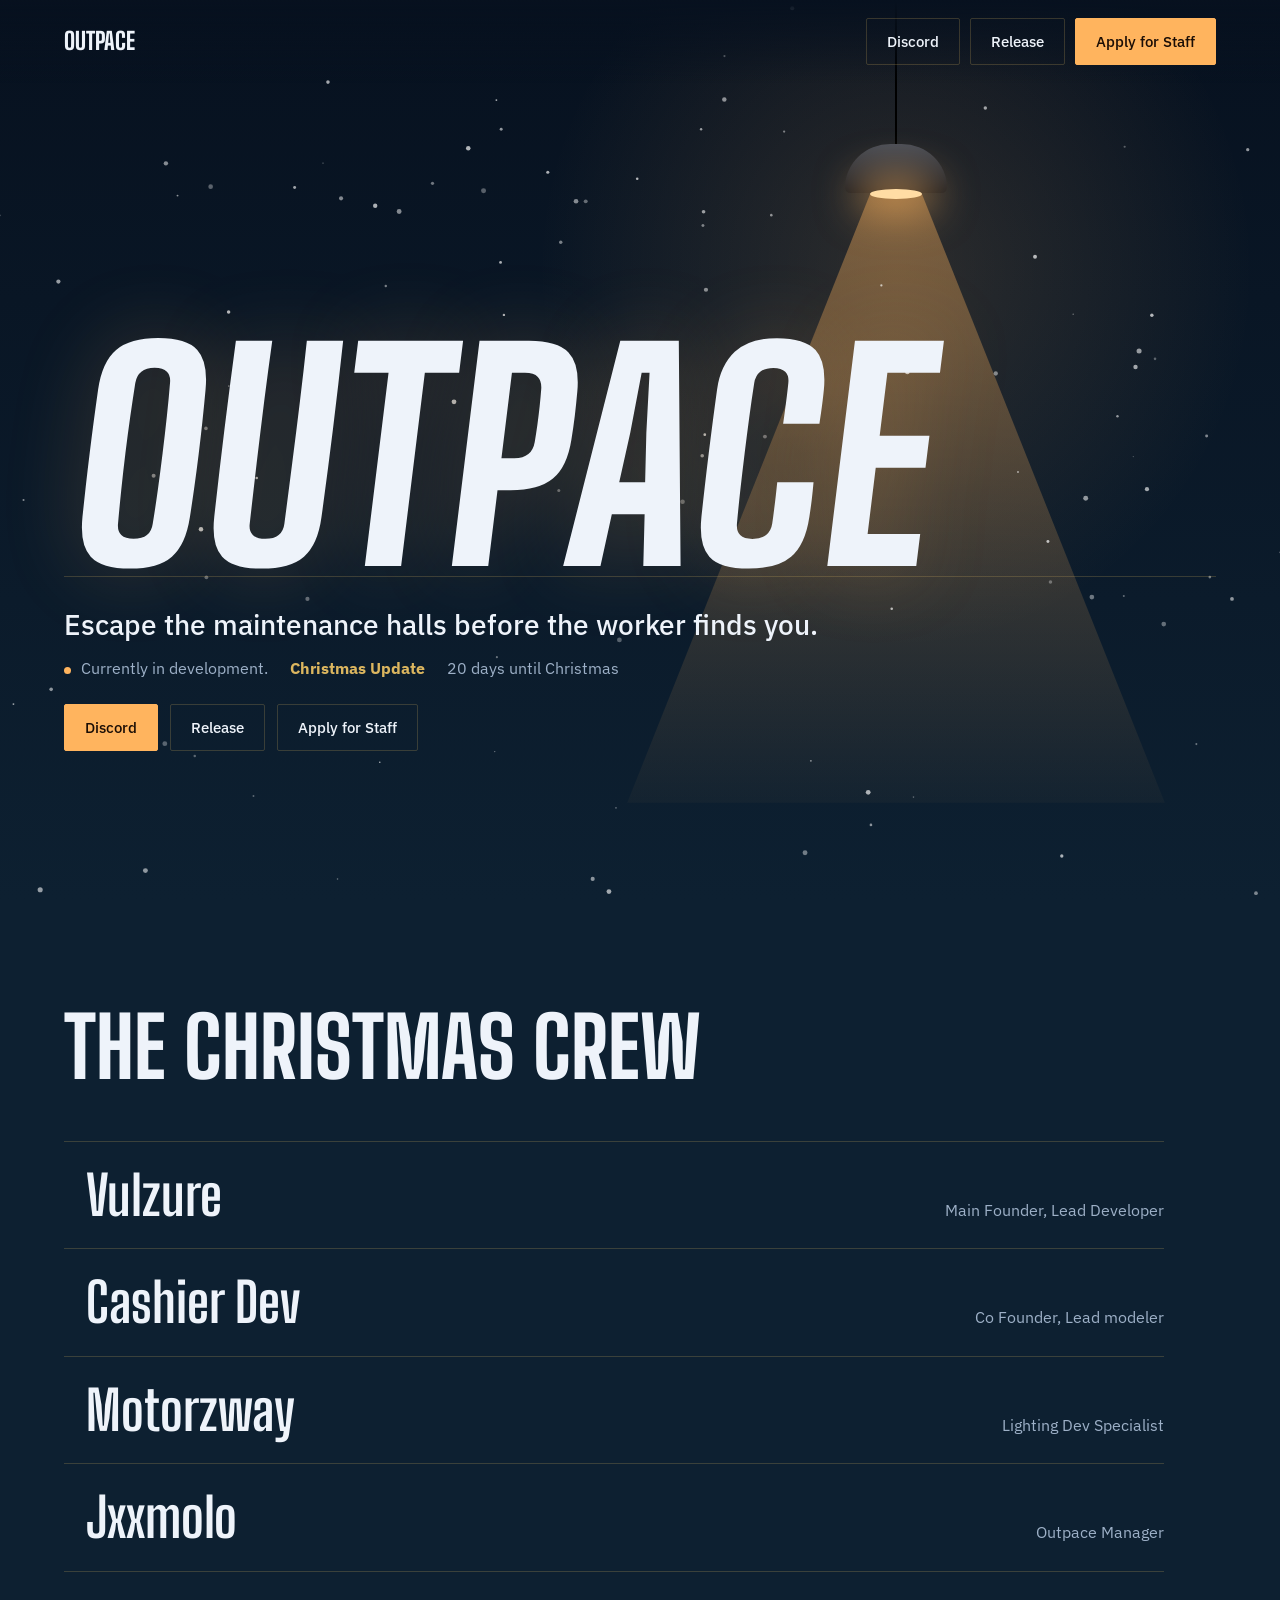
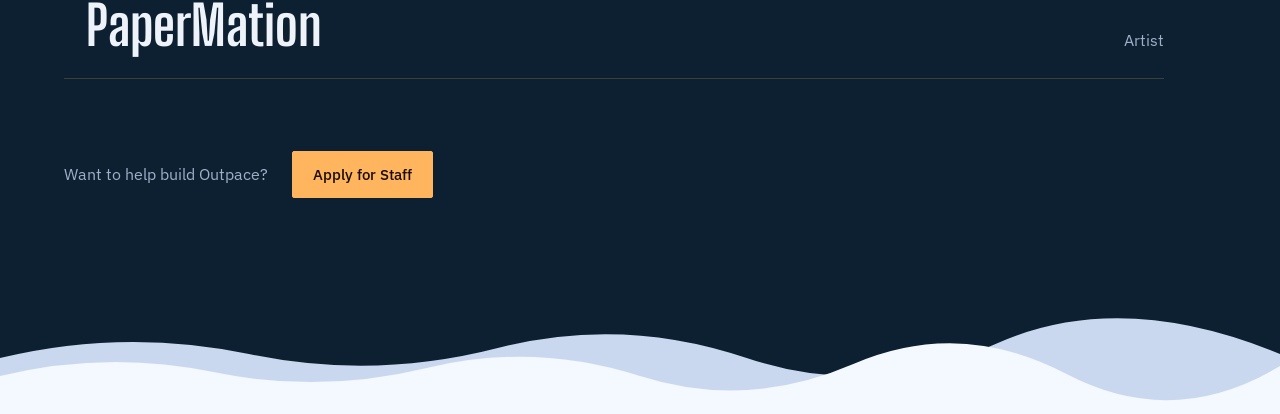
<file: public/index.html>
<!DOCTYPE html>
<html lang="en">
<head>
<meta charset="utf-8">
<meta name="viewport" content="width=device-width, initial-scale=1">
<title>Outpace</title>
<meta name="description" content="Outpace — escape the maintenance halls before the worker finds you.">
<link rel="preconnect" href="https://fonts.googleapis.com">
<link rel="preconnect" href="https://fonts.gstatic.com" crossorigin>
<link href="https://fonts.googleapis.com/css2?family=Big+Shoulders+Display:wght@600;700;800&family=IBM+Plex+Sans:wght@400;500;600&display=swap" rel="stylesheet">
<!-- CHRISTMAS SWITCH: remove 'xmas' below to turn the whole Christmas theme off -->
<script>document.documentElement.classList.add('xmas');</script>
<style>
:root {
  --ink: #08090b; --night: #121316;
  --text: #ece9e4; --dim: #9096a0;
  --light: #e8845f; --light-hot: #ffb48c; --lit: 232,132,95;
  --accent-ink: #1a0d05; --gold: #c9a24f;
  --line: rgba(255,255,255,.14);
  --pad: clamp(20px, 5vw, 64px);
  --rx: clamp(24px, 9vw, 140px);
  --floor-h: clamp(250px, 36vh, 340px);
  --lamp-y: clamp(70px, 16vh, 170px);
}
/* Christmas theme: only colors change here; extra decorations are .xmas-only */
html.xmas {
  --ink: #07111f; --night: #0d2031;
  --text: #eef3fa; --dim: #9db0c7;
  --light: #ffb45e; --light-hot: #ffdca4; --lit: 255,180,94;
  --gold: #dcb65f;
  --line: rgba(220,182,95,.22);
}
html:not(.xmas) .xmas-only { display: none !important; }

* { box-sizing: border-box; }
html { scroll-behavior: smooth; }
body { margin: 0; background: var(--ink); color: var(--text); font-family: 'IBM Plex Sans', system-ui, sans-serif; line-height: 1.5; overflow-x: hidden; }
a { color: inherit; }
:focus-visible { outline: 2px solid var(--light-hot); outline-offset: 3px; }
#snow { position: fixed; inset: 0; width: 100%; height: 100%; z-index: 2; pointer-events: none; }
html:not(.xmas) #snow { display: none; }

/* nav */
nav { position: fixed; inset: 0 0 auto 0; z-index: 10; display: flex; align-items: center; justify-content: space-between; padding: 18px var(--pad); background: linear-gradient(var(--ink), transparent); }
.brand { font-family: 'Big Shoulders Display', sans-serif; font-weight: 800; font-size: 1.5rem; text-transform: uppercase; text-decoration: none; }
.nav-links { display: flex; gap: 10px; }
.btn { display: inline-flex; align-items: center; padding: 11px 20px; border: 1px solid var(--line); border-radius: 2px; font-size: .95rem; font-weight: 500; text-decoration: none; white-space: nowrap; color: var(--text); transition: background .2s, border-color .2s, color .2s; }
.btn:hover { border-color: var(--light); color: var(--light-hot); }
.btn-primary { background: var(--light); border-color: var(--light); color: var(--accent-ink); }
.btn-primary:hover { background: var(--light-hot); border-color: var(--light-hot); color: var(--accent-ink); }

/* hero: a caged maintenance lamp flickers on over the floor line the title stands on */
.hero { position: relative; min-height: 100svh; display: flex; flex-direction: column; padding: 0 var(--pad); overflow: hidden; background: linear-gradient(180deg, var(--ink), var(--night)); }
.hero::before { content: ""; position: absolute; inset: 0; background: radial-gradient(ellipse 40% 60% at calc(100% - var(--rx) - clamp(140px, 21vw, 310px)) 30%, rgba(var(--lit), .15), transparent 70%); }
.hero-top { position: relative; z-index: 3; flex: 1; display: flex; align-items: flex-end; padding-top: 90px; }
.title { display: inline-block; margin: 0; padding: 0 .06em .03em 0; font-family: 'Big Shoulders Display', sans-serif; font-weight: 800; font-size: clamp(5rem, 22vw, 20rem); line-height: .78; text-transform: uppercase; letter-spacing: .01em; transform: skewX(-7deg); transform-origin: 0 100%; text-shadow: 0 0 80px rgba(var(--lit), .22); animation: write 1.1s cubic-bezier(.7, 0, .2, 1) 1.2s backwards; }
.hero-bottom { position: relative; z-index: 3; height: var(--floor-h); border-top: 1px solid var(--line); padding-top: clamp(18px, 3vh, 32px); }
.hero-bottom > * { animation: rise .9s ease 1.9s backwards; }
.tagline { margin: 0 0 10px; font-size: clamp(1.25rem, 2.6vw, 1.75rem); font-weight: 500; }
.status { display: flex; flex-wrap: wrap; align-items: center; gap: 4px 22px; margin: 0 0 24px; color: var(--dim); }
.dot { display: inline-block; width: 7px; height: 7px; margin-right: 10px; border-radius: 50%; background: var(--light); }
.countdown { color: var(--gold); }
.cta-row { display: flex; flex-wrap: wrap; gap: 12px; }
/* the lamp */
.lamp { --w: clamp(280px, 42vw, 620px); --sw: clamp(72px, 8vw, 110px); position: absolute; top: 0; right: var(--rx); width: var(--w); height: calc(100% - var(--floor-h) * .3); z-index: 1; pointer-events: none; }
.cord { position: absolute; left: 50%; top: 0; width: 2px; height: var(--lamp-y); margin-left: -1px; background: #000; }
.shade { position: absolute; left: 50%; top: var(--lamp-y); width: var(--sw); height: calc(var(--sw) * .48); margin-left: calc(var(--sw) / -2); border-radius: 50% 50% 6px 6px / 100% 100% 6px 6px; background: linear-gradient(180deg, #4a4e57, #1c1d21); }
.bulb { position: absolute; left: 50%; top: calc(var(--lamp-y) + var(--sw) * .48 - 4px); width: calc(var(--sw) * .5); height: 10px; margin-left: calc(var(--sw) / -4); border-radius: 50%; background: var(--light-hot); box-shadow: 0 0 40px 14px rgba(var(--lit), .6); animation: flick 1.7s linear .4s backwards; }
.cone { position: absolute; inset: calc(var(--lamp-y) + var(--sw) * .48) 0 0 0; background: linear-gradient(180deg, rgba(var(--lit), .4), rgba(var(--lit), .03)); clip-path: polygon(calc(50% - var(--sw) / 4) 0, calc(50% + var(--sw) / 4) 0, 100% 100%, 0 100%); animation: flick 1.7s linear .4s backwards; }
@keyframes flick { 0%, 14% { opacity: 0; } 16% { opacity: .9; } 20% { opacity: .05; } 26% { opacity: 1; } 32% { opacity: .35; } 38%, 100% { opacity: 1; } }
@keyframes write { from { clip-path: inset(0 100% 0 0); } }
@keyframes rise { from { opacity: 0; transform: translateY(10px); } }

/* team: a plain roster; the row under your cursor is lit like the hall lamp */
.team { position: relative; z-index: 3; padding: clamp(72px, 12vh, 140px) var(--pad) clamp(170px, 24vh, 260px); background: var(--night); }
html:not(.xmas) .team { padding-bottom: 96px; }
.team-inner { max-width: 1100px; }
.team-title { margin: 0 0 clamp(36px, 6vh, 64px); font-family: 'Big Shoulders Display', sans-serif; font-weight: 800; font-size: clamp(2.8rem, 7vw, 5.2rem); line-height: .95; text-transform: uppercase; }
.roster { list-style: none; margin: 0; padding: 0; }
.mem { display: flex; align-items: baseline; justify-content: space-between; gap: 24px; padding: 26px 0 26px 22px; border-bottom: 1px solid var(--line); transition: background .3s; }
.mem:first-child { border-top: 1px solid var(--line); }
.mem:hover { background: linear-gradient(90deg, rgba(var(--lit), .14), transparent 70%); }
.m-name { font-family: 'Big Shoulders Display', sans-serif; font-weight: 700; font-size: clamp(2rem, 5vw, 3.4rem); line-height: 1; transition: transform .3s, color .3s; }
.mem:hover .m-name { color: var(--light-hot); transform: translateX(10px); }
.m-role { color: var(--dim); text-align: right; max-width: 34ch; line-height: 1.4; }
.join { display: flex; flex-wrap: wrap; align-items: center; gap: 16px 24px; margin-top: clamp(48px, 8vh, 88px); color: var(--dim); }
.drift { position: absolute; left: 0; right: 0; bottom: 0; height: 100px; pointer-events: none; }
.drift svg { display: block; width: 100%; height: 100%; }

@media (max-width: 560px) {
  .nav-links { gap: 6px; } .nav-links .btn { padding: 8px 12px; font-size: .82rem; }
  .cta-row .btn-ghost { display: none; }
  .mem { flex-direction: column; gap: 6px; }
  .m-role { text-align: left; }
}
@media (prefers-reduced-motion: reduce) {
  *, *::before, *::after { animation: none !important; transition: none !important; }
  #snow { display: none; }
}
</style>
</head>
<body>
<canvas id="snow" aria-hidden="true"></canvas>

<nav>
  <a class="brand" href="https://www.out-pace.org/">Outpace</a>
  <div class="nav-links">
    <a class="btn" href="https://discord.gg/ZzWwDURXhG" target="_blank" rel="noopener">Discord</a>
    <a class="btn" href="https://www.out-pace.org/releasedate">Release</a>
    <a class="btn btn-primary" href="https://www.out-pace.org/apply">Apply for Staff</a>
  </div>
</nav>

<header class="hero">
  <div class="lamp" aria-hidden="true"><div class="cone"></div><div class="cord"></div><div class="shade"></div><div class="bulb"></div></div>
  <div class="hero-top"><h1 class="title">Outpace</h1></div>
  <div class="hero-bottom">
    <p class="tagline">Escape the maintenance halls before the worker finds you.</p>
    <p class="status"><span><span class="dot" aria-hidden="true"></span>Currently in development.</span><strong class="countdown xmas-only">Christmas Update</strong><span class="xmas-only" id="countdown"></span></p>
    <div class="cta-row">
      <a class="btn btn-primary" href="https://discord.gg/ZzWwDURXhG" target="_blank" rel="noopener">Discord</a>
      <a class="btn btn-ghost" href="https://www.out-pace.org/releasedate">Release</a>
      <a class="btn btn-ghost" href="https://www.out-pace.org/apply">Apply for Staff</a>
    </div>
  </div>
</header>

<section class="team" aria-labelledby="team-h">
  <div class="team-inner">
    <h2 class="team-title" id="team-h">The team</h2>
    <ul class="roster" id="roster"></ul>
    <div class="join"><span>Want to help build Outpace?</span><a class="btn btn-primary" href="https://www.out-pace.org/apply">Apply for Staff</a></div>
  </div>
  <div class="drift xmas-only" aria-hidden="true"><svg viewBox="0 0 1440 100" preserveAspectRatio="none"><path d="M0 100 V44 Q140 14 280 40 T560 34 T840 44 T1120 30 T1440 40 V100Z" fill="#c9d8ee"/><path d="M0 100 V62 Q120 36 240 58 T480 54 T720 62 T960 50 T1200 60 T1440 52 V100Z" fill="#f4f8ff"/></svg></div>
</section>

<script>
(function () {
  var root = document.documentElement;
  var xmas = root.classList.contains('xmas');
  var reduce = window.matchMedia('(prefers-reduced-motion: reduce)').matches;

  // ===== STAFF LIST: edit here. One line per person, in the order shown. =====
  var STAFF = [
    { name: 'Vulzure',     role: 'Main Founder, Lead Developer' },
    { name: 'Cashier Dev', role: 'Co Founder, Lead modeler' },
    { name: 'Motorzway',   role: 'Lighting Dev Specialist' },
    { name: 'Jxxmolo',     role: 'Outpace Manager' },
    { name: 'PaperMation', role: 'Artist' }
  ];
  // ==========================================================================
  function el(tag, cls, text) {
    var e = document.createElement(tag); e.className = cls;
    if (text) e.textContent = text; return e;
  }
  var roster = document.getElementById('roster');
  STAFF.forEach(function (m) {
    var li = el('li', 'mem');
    li.appendChild(el('span', 'm-name', m.name));
    li.appendChild(el('span', 'm-role', m.role));
    roster.appendChild(li);
  });
  if (xmas) document.getElementById('team-h').textContent = 'The Christmas crew';

  // days until Christmas
  var cd = document.getElementById('countdown');
  if (cd) {
    var n = new Date(), d = Math.ceil((new Date(n.getFullYear(), 11, 25) - n) / 864e5);
    cd.textContent = d > 1 ? d + ' days until Christmas' : d === 1 ? 'Christmas is tomorrow' : 'Merry Christmas';
  }

  // snow
  var cv = document.getElementById('snow');
  if (!xmas || reduce || !cv.getContext) return;
  var c = cv.getContext('2d'), w, h, dpr, fl = [];
  function size() { dpr = Math.min(window.devicePixelRatio || 1, 2); w = cv.width = innerWidth * dpr; h = cv.height = innerHeight * dpr; }
  function mk(top) {
    var r = (Math.random() * 2 + .6) * dpr;
    return { x: Math.random() * w, y: top ? -10 : Math.random() * h, r: r, vy: (r / dpr * .3 + .3) * dpr, p: Math.random() * 6.28, a: Math.random() * .4 + .3 };
  }
  size(); for (var i = 0; i < 110; i++) fl.push(mk(false));
  addEventListener('resize', size);
  (function draw() {
    c.clearRect(0, 0, w, h); c.fillStyle = '#fff';
    for (var j = 0; j < fl.length; j++) {
      var s = fl[j]; s.p += .012; s.y += s.vy; s.x += Math.sin(s.p) * .4 * dpr;
      if (s.y > h + 10) { fl[j] = mk(true); continue; }
      c.globalAlpha = s.a; c.beginPath(); c.arc(s.x, s.y, s.r, 0, 6.283); c.fill();
    }
    requestAnimationFrame(draw);
  })();
})();
</script>
</body>
</html>
</file>
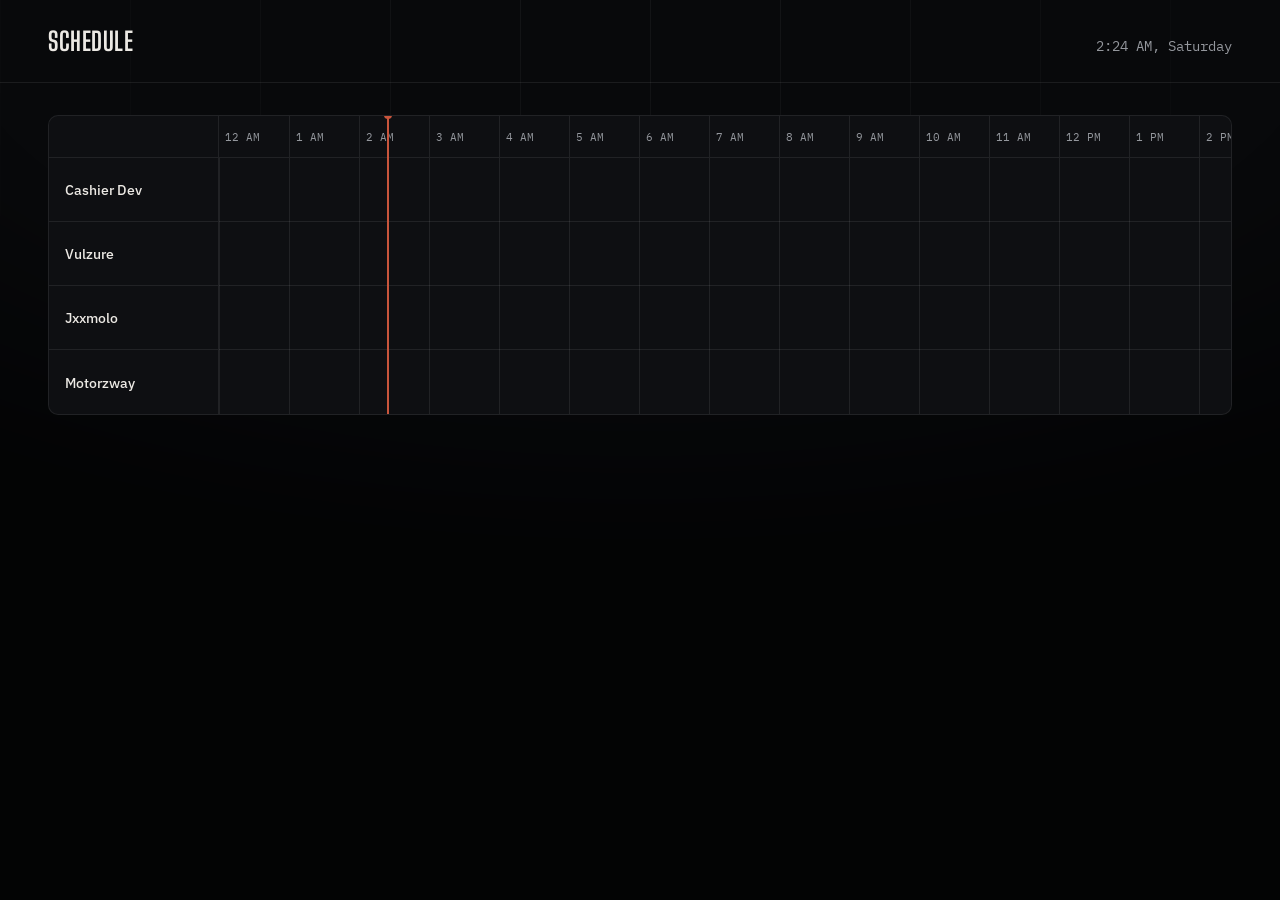
<file: public/schedule/index.html>
<!DOCTYPE html>
<html lang="en">
<head>
<meta charset="utf-8">
<meta name="viewport" content="width=device-width, initial-scale=1">
<title>Outpace — Schedule</title>
<link rel="preconnect" href="https://fonts.googleapis.com">
<link rel="preconnect" href="https://fonts.gstatic.com" crossorigin>
<link href="https://fonts.googleapis.com/css2?family=Big+Shoulders+Display:wght@600;700&family=IBM+Plex+Sans:wght@400;500;600&family=IBM+Plex+Mono:wght@400;500&display=swap" rel="stylesheet">
<style>
  :root {
    --bg: #08090b;
    --panel: #0e0f12;
    --line: rgba(255, 255, 255, 0.08);
    --text: #ece9e4;
    --text-dim: #94979d;
    --accent: #c9553c;
    --yellow: #e8b84b;
    --yellow-ink: #241a05;
    --red: #c9553c;
    --red-ink: #180a06;
    font-family: 'IBM Plex Sans', system-ui, sans-serif;
  }

  * { box-sizing: border-box; }

  html, body {
    margin: 0;
    padding: 0;
    background: var(--bg);
    color: var(--text);
  }

  body { min-height: 100vh; position: relative; }

  .corridor {
    position: fixed;
    inset: 0;
    z-index: 0;
    background-image: repeating-linear-gradient(
      90deg, var(--line) 0px, var(--line) 1px, transparent 1px, transparent 130px
    );
    mask-image: radial-gradient(ellipse 75% 55% at 50% 0%, black 15%, transparent 85%);
    -webkit-mask-image: radial-gradient(ellipse 75% 55% at 50% 0%, black 15%, transparent 85%);
    opacity: 0.6;
  }

  .vignette {
    position: fixed;
    inset: 0;
    z-index: 0;
    pointer-events: none;
    background: radial-gradient(ellipse 90% 60% at 50% 0%, transparent 60%, rgba(0,0,0,0.55) 100%);
  }

  header.topbar {
    position: relative;
    z-index: 2;
    display: flex;
    align-items: baseline;
    justify-content: space-between;
    padding: 26px clamp(20px, 4vw, 48px);
    border-bottom: 1px solid var(--line);
  }

  .brand {
    font-family: 'Big Shoulders Display', sans-serif;
    font-weight: 700;
    font-size: 1.6rem;
    text-transform: uppercase;
    letter-spacing: 0.02em;
  }

  #localTime {
    font-family: 'IBM Plex Mono', monospace;
    font-size: 0.88rem;
    color: var(--text-dim);
  }

  main {
    position: relative;
    z-index: 2;
    padding: 32px clamp(20px, 4vw, 48px) 60px;
  }

  .schedule-card {
    background: var(--panel);
    border: 1px solid var(--line);
    border-radius: 10px;
    overflow: hidden;
  }

  .schedule {
    display: flex;
  }

  .sidebar-col {
    flex: 0 0 170px;
    border-right: 1px solid var(--line);
  }

  .sidebar-header {
    height: 42px;
    border-bottom: 1px solid var(--line);
  }

  .sidebar-row {
    height: 64px;
    display: flex;
    align-items: center;
    padding: 0 16px;
    font-size: 0.9rem;
    font-weight: 500;
    color: var(--text);
    border-bottom: 1px solid var(--line);
  }

  .sidebar-row:last-child { border-bottom: none; }

  .timeline-col {
    flex: 1;
    overflow-x: auto;
  }

  .timeline-inner {
    min-width: 1680px;
    position: relative;
  }

  .hour-header {
    display: flex;
    height: 42px;
    border-bottom: 1px solid var(--line);
  }

  .hour-cell {
    flex: 0 0 70px;
    display: flex;
    align-items: center;
    padding-left: 6px;
    font-family: 'IBM Plex Mono', monospace;
    font-size: 0.7rem;
    color: var(--text-dim);
    border-left: 1px solid var(--line);
  }
  .hour-cell:first-child { border-left: none; }

  .track {
    position: relative;
    height: 64px;
    border-bottom: 1px solid var(--line);
    background-image: repeating-linear-gradient(
      to right, var(--line) 0, var(--line) 1px, transparent 1px, transparent 70px
    );
  }

  .track:last-child { border-bottom: none; }

  .shift {
    position: absolute;
    top: 10px;
    bottom: 10px;
    border-radius: 6px;
    padding: 0 12px;
    display: flex;
    align-items: center;
    font-size: 0.85rem;
    font-weight: 600;
    white-space: nowrap;
    overflow: hidden;
    text-overflow: ellipsis;
  }

  .shift-yellow { background: var(--yellow); color: var(--yellow-ink); }
  .shift-red { background: var(--red); color: var(--red-ink); }

  .now-line {
    position: absolute;
    top: 0;
    bottom: 0;
    width: 2px;
    background: var(--accent);
    z-index: 3;
    pointer-events: none;
  }

  .now-line::before {
    content: "";
    position: absolute;
    top: -5px;
    left: 50%;
    transform: translateX(-50%);
    width: 8px;
    height: 8px;
    border-radius: 50%;
    background: var(--accent);
  }

  @media (max-width: 640px) {
    .sidebar-col { flex-basis: 120px; }
  }
</style>
</head>
<body>
  <div class="corridor" aria-hidden="true"></div>
  <div class="vignette" aria-hidden="true"></div>

  <header class="topbar">
    <div class="brand">Schedule</div>
    <div id="localTime">--:-- --, ---</div>
  </header>

  <main>
    <div class="schedule-card">
      <div class="schedule">
        <div class="sidebar-col" id="sidebarCol">
          <div class="sidebar-header"></div>
        </div>

        <div class="timeline-col">
          <div class="timeline-inner" id="timelineInner">
            <div class="hour-header" id="hourHeader"></div>
          </div>
        </div>
      </div>
    </div>
  </main>

  <script>
    var API_URL = 'https://schedule-outpace.bergmanmiles9.workers.dev/schedule';
    var HOUR_WIDTH = 70;
    var FALLBACK_PEOPLE = ['Cashier Dev', 'Vulzure', 'Jxxmolo', 'Motorzway'];

    var hourHeader = document.getElementById('hourHeader');
    for (var h = 0; h < 24; h++) {
      var label = h === 0 ? '12 AM' : h < 12 ? h + ' AM' : h === 12 ? '12 PM' : (h - 12) + ' PM';
      var cell = document.createElement('div');
      cell.className = 'hour-cell';
      cell.textContent = label;
      hourHeader.appendChild(cell);
    }

    function timeToX(hhmm) {
      var parts = hhmm.split(':').map(Number);
      return ((parts[0] * 60 + parts[1]) / 60) * HOUR_WIDTH;
    }

    function renderSchedule(entries) {
      document.querySelectorAll('.sidebar-row').forEach(function (el) { el.remove(); });
      document.querySelectorAll('.track').forEach(function (el) { el.remove(); });

      var people = [...new Set(entries.map(function (e) { return e.person; }))];
      var rows = people.length ? people : FALLBACK_PEOPLE;
      var sidebarCol = document.getElementById('sidebarCol');
      var timelineInner = document.getElementById('timelineInner');

      rows.forEach(function (person) {
        var rowLabel = document.createElement('div');
        rowLabel.className = 'sidebar-row';
        rowLabel.textContent = person;
        sidebarCol.appendChild(rowLabel);

        var track = document.createElement('div');
        track.className = 'track';
        entries.filter(function (e) { return e.person === person; }).forEach(function (e) {
          var block = document.createElement('div');
          block.className = 'shift shift-' + (e.color || 'yellow');
          block.style.left = timeToX(e.start) + 'px';
          block.style.width = (timeToX(e.end) - timeToX(e.start)) + 'px';
          block.textContent = e.label;
          track.appendChild(block);
        });
        timelineInner.appendChild(track);
      });
    }

    async function loadSchedule() {
      try {
        var today = new Date().toISOString().slice(0, 10);
        var res = await fetch(API_URL + '?date=' + today);
        var entries = await res.json();
        renderSchedule(entries);
      } catch (err) {
        console.error('Could not load schedule', err);
        renderSchedule([]);
      }
    }

    function updateClock() {
      var now = new Date();
      var h = now.getHours();
      var m = now.getMinutes();
      var ampm = h >= 12 ? 'PM' : 'AM';
      var h12 = h % 12 || 12;
      var mStr = String(m).padStart(2, '0');
      var day = now.toLocaleDateString(undefined, { weekday: 'long' });
      document.getElementById('localTime').textContent = h12 + ':' + mStr + ' ' + ampm + ', ' + day;

      var minutesIntoDay = h * 60 + m;
      var xPos = (minutesIntoDay / 60) * HOUR_WIDTH;

      var existing = document.getElementById('nowLine');
      if (existing) existing.remove();

      var line = document.createElement('div');
      line.className = 'now-line';
      line.id = 'nowLine';
      line.style.left = xPos + 'px';
      document.getElementById('timelineInner').appendChild(line);
    }

    loadSchedule();
    updateClock();
    setInterval(loadSchedule, 60000);
    setInterval(updateClock, 30000);
  </script>
</body>
</html>
</file>
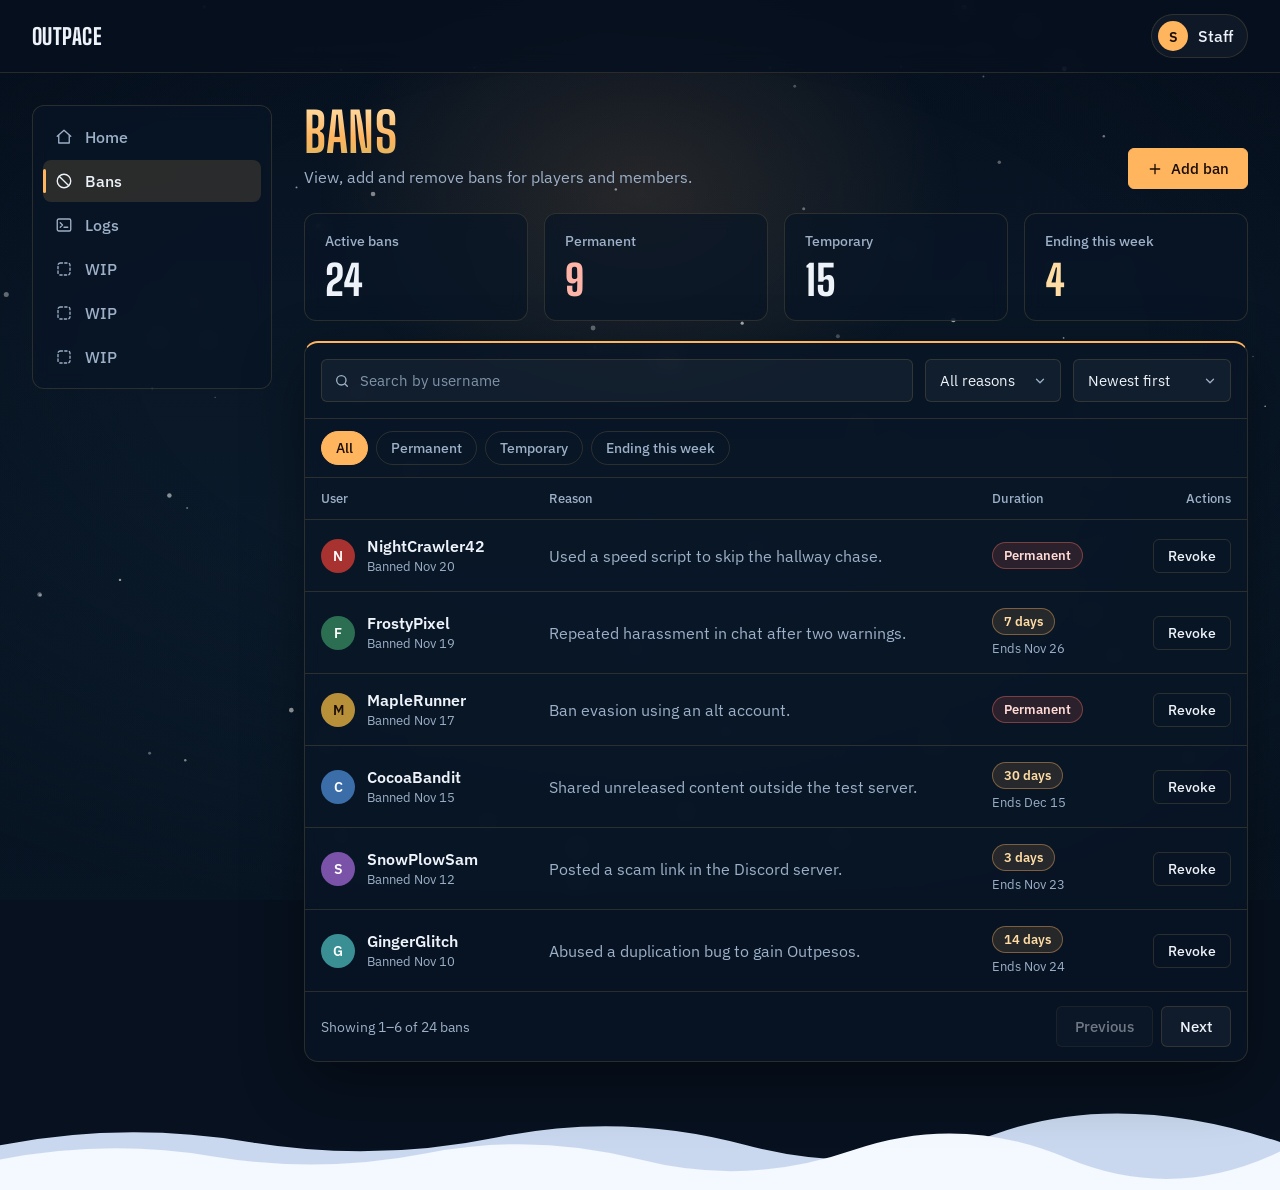
<file: public/admin/bans/index.html>
<!DOCTYPE html>
<html lang="en">
  <head>
    <meta charset="utf-8">
    <meta name="viewport" content="width=device-width, initial-scale=1">
    <title>Outpace Bans</title>
    <meta name="robots" content="noindex">
    <link rel="preconnect" href="https://fonts.googleapis.com">
    <link rel="preconnect" href="https://fonts.gstatic.com" crossorigin>
    <link href="https://fonts.googleapis.com/css2?family=Big+Shoulders+Display:wght@600;700;800&family=IBM+Plex+Sans:wght@400;500;600&display=swap" rel="stylesheet">

    <style>
      :root {
        --bg: #07111f;
        --night: #0d2031;
        --text: #eef3fa;
        --dim: #9db0c7;
        --accent: #ffb45e;
        --accent-hi: #ffdca4;
        --accent-ink: #1a0d05;
        --warn: #e0645a;
        --warn-rgb: 224, 100, 90;
        --pine: #6fbf8f;
        --line: rgba(220, 182, 95, 0.16);
        --panel: rgba(9, 22, 38, 0.72);
        --lit: 255, 180, 94;
        font-family: 'IBM Plex Sans', system-ui, sans-serif;
      }

      * { box-sizing: border-box; }

      html, body { margin: 0; padding: 0; background: var(--bg); color: var(--text); }
      body {
        min-height: 100vh;
        position: relative;
        overflow-x: hidden;
        background: linear-gradient(180deg, var(--bg), var(--night)) fixed;
      }

      .glow {
        position: fixed; top: -14%; left: 50%; transform: translateX(-50%);
        width: 900px; max-width: 140vw; height: 640px; z-index: 0; pointer-events: none;
        background: radial-gradient(closest-side, rgba(var(--lit), 0.12), transparent 72%);
      }
      .vignette {
        position: fixed; inset: 0; z-index: 0; pointer-events: none;
        background: radial-gradient(ellipse 88% 68% at 50% 38%, transparent 45%, rgba(3, 9, 20, 0.5) 100%);
      }
      #snow { position: fixed; inset: 0; width: 100%; height: 100%; z-index: 1; pointer-events: none; }

      .app { position: relative; z-index: 2; min-height: 100vh; display: flex; flex-direction: column; }

      /* top bar */
      .topbar {
        position: sticky; top: 0; z-index: 10;
        display: flex; align-items: center; justify-content: space-between; gap: 16px;
        padding: 14px clamp(16px, 3vw, 32px);
        border-bottom: 1px solid var(--line);
        background: rgba(7, 17, 31, 0.82);
        backdrop-filter: blur(10px); -webkit-backdrop-filter: blur(10px);
      }
      .brand {
        font-family: 'Big Shoulders Display', sans-serif; font-weight: 800; font-size: 1.4rem;
        letter-spacing: 0.02em; text-transform: uppercase; text-decoration: none; color: var(--text);
      }
      .acct {
        display: flex; align-items: center; gap: 10px; padding: 6px 14px 6px 6px;
        border-radius: 999px; border: 1px solid var(--line); background: rgba(255, 255, 255, 0.04);
        font-weight: 500;
      }
      .avatar {
        width: 30px; height: 30px; border-radius: 50%; display: grid; place-items: center;
        background: var(--accent); color: var(--accent-ink); font-weight: 600; font-size: 0.9rem;
      }

      .shell {
        flex: 1; display: grid; grid-template-columns: 240px minmax(0, 1fr);
        gap: clamp(16px, 2.5vw, 32px); width: 100%; max-width: 1400px; margin: 0 auto;
        padding: clamp(16px, 3vw, 32px) clamp(16px, 3vw, 32px) 48px;
      }

      /* sidebar */
      .side {
        align-self: start; position: sticky; top: 88px;
        display: flex; flex-direction: column; gap: 2px; padding: 10px;
        border: 1px solid var(--line); border-radius: 12px; background: var(--panel);
        backdrop-filter: blur(8px);
      }
      .tab {
        position: relative; display: flex; align-items: center; gap: 12px; width: 100%;
        padding: 11px 12px; border-radius: 8px; color: var(--dim); font-weight: 500;
        text-decoration: none; transition: color 0.2s ease, background 0.2s ease;
      }
      .tab svg { width: 18px; height: 18px; flex: none; fill: none; stroke: currentColor; stroke-width: 1.8; stroke-linecap: round; stroke-linejoin: round; }
      .tab:hover { color: var(--text); background: rgba(255, 255, 255, 0.05); }
      .tab[aria-current="page"] { color: var(--text); background: rgba(var(--lit), 0.14); }
      .tab[aria-current="page"]::before {
        content: ""; position: absolute; left: 0; top: 9px; bottom: 9px; width: 3px; border-radius: 2px; background: var(--accent);
      }

      a:focus-visible, button:focus-visible, input:focus-visible, select:focus-visible {
        outline: 2px solid var(--accent-hi); outline-offset: 2px;
      }

      /* page header */
      .main { min-width: 0; }
      .page-head { display: flex; flex-wrap: wrap; align-items: flex-end; justify-content: space-between; gap: 16px 24px; margin: 0 0 24px; }
      .page-title {
        margin: 0 0 6px; font-family: 'Big Shoulders Display', sans-serif; font-weight: 700;
        font-size: clamp(2.2rem, 5vw, 3.4rem); line-height: 1; letter-spacing: 0.01em; text-transform: uppercase;
        background: linear-gradient(180deg, var(--accent-hi), var(--accent) 60%, #dcb65f);
        -webkit-background-clip: text; background-clip: text; color: transparent;
      }
      .page-sub { margin: 0; color: var(--dim); line-height: 1.5; }

      /* buttons */
      .btn {
        display: inline-flex; align-items: center; justify-content: center; gap: 8px;
        padding: 10px 18px; border-radius: 6px; font: inherit; font-size: 0.92rem; font-weight: 500;
        text-decoration: none; cursor: pointer; white-space: nowrap;
        transition: border-color 0.2s ease, background 0.2s ease, color 0.2s ease, transform 0.15s ease;
      }
      .btn svg { width: 16px; height: 16px; fill: none; stroke: currentColor; stroke-width: 2; stroke-linecap: round; stroke-linejoin: round; }
      .btn-primary { color: var(--accent-ink); background: var(--accent); border: 1px solid var(--accent); }
      .btn-primary:hover { background: var(--accent-hi); border-color: var(--accent-hi); transform: translateY(-1px); }
      .btn-ghost { color: var(--text); border: 1px solid var(--line); background: rgba(255, 255, 255, 0.04); }
      .btn-ghost:hover { border-color: rgba(var(--lit), 0.55); background: rgba(255, 255, 255, 0.07); }
      .btn-danger { padding: 7px 14px; font-size: 0.85rem; color: var(--text); border: 1px solid var(--line); background: transparent; }
      .btn-danger:hover { color: #ffd9d4; border-color: rgba(var(--warn-rgb), 0.7); background: rgba(var(--warn-rgb), 0.12); }
      .btn[disabled] { opacity: 0.45; cursor: not-allowed; transform: none; }

      /* stats */
      .stats { display: grid; grid-template-columns: repeat(auto-fit, minmax(190px, 1fr)); gap: 16px; margin: 0 0 20px; }
      .stat { padding: 18px 20px; border-radius: 12px; border: 1px solid var(--line); background: var(--panel); backdrop-filter: blur(8px); }
      .stat h2 { margin: 0 0 10px; font-size: 0.88rem; font-weight: 500; color: var(--dim); }
      .stat p { margin: 0; font-family: 'Big Shoulders Display', sans-serif; font-weight: 800; font-size: 2.6rem; line-height: 1; }
      .stat.warn p { color: #ffb4a8; }
      .stat.soon p { color: var(--accent-hi); }

      /* list panel */
      .panel { border: 1px solid var(--line); border-top: 2px solid var(--accent); border-radius: 14px; background: var(--panel); backdrop-filter: blur(8px); box-shadow: 0 20px 60px rgba(0, 0, 0, 0.4); overflow: hidden; }

      .toolbar { display: flex; flex-wrap: wrap; align-items: center; gap: 12px; padding: 16px; border-bottom: 1px solid var(--line); }
      .search { position: relative; flex: 1 1 260px; }
      .search svg { position: absolute; left: 13px; top: 50%; width: 16px; height: 16px; transform: translateY(-50%); fill: none; stroke: var(--dim); stroke-width: 2; stroke-linecap: round; stroke-linejoin: round; pointer-events: none; }
      input[type="search"], select {
        width: 100%; padding: 11px 14px; font: inherit; font-size: 0.93rem; color: var(--text);
        background: rgba(255, 255, 255, 0.04); border: 1px solid var(--line); border-radius: 6px;
        transition: border-color 0.2s ease, background 0.2s ease, box-shadow 0.2s ease;
      }
      input[type="search"] { padding-left: 38px; }
      input::placeholder { color: var(--dim); opacity: 0.8; }
      input[type="search"]:focus, select:focus { outline: none; border-color: var(--accent); background: rgba(255, 255, 255, 0.06); box-shadow: 0 0 0 3px rgba(var(--lit), 0.16); }
      select {
        width: auto; appearance: none; -webkit-appearance: none; cursor: pointer; padding-right: 38px;
        background-image: url("data:image/svg+xml,%3Csvg xmlns='http://www.w3.org/2000/svg' width='14' height='14' viewBox='0 0 24 24' fill='none' stroke='%239db0c7' stroke-width='2.2' stroke-linecap='round' stroke-linejoin='round'%3E%3Cpath d='M6 9l6 6 6-6'/%3E%3C/svg%3E");
        background-repeat: no-repeat; background-position: right 13px center;
      }
      select option { background: #0d2031; color: var(--text); }

      .chips { display: flex; gap: 8px; padding: 12px 16px; border-bottom: 1px solid var(--line); overflow-x: auto; }
      .chip {
        flex: none; padding: 7px 14px; border-radius: 999px; border: 1px solid var(--line);
        background: transparent; color: var(--dim); font: inherit; font-size: 0.88rem; font-weight: 500; cursor: pointer;
        transition: color 0.2s ease, border-color 0.2s ease, background 0.2s ease;
      }
      .chip:hover { color: var(--text); border-color: rgba(var(--lit), 0.5); }
      .chip[aria-pressed="true"] { color: var(--accent-ink); background: var(--accent); border-color: var(--accent); }

      /* ban list */
      table { width: 100%; border-collapse: collapse; }
      th { padding: 12px 16px; text-align: left; font-size: 0.8rem; font-weight: 500; color: var(--dim); border-bottom: 1px solid var(--line); }
      td { padding: 16px; vertical-align: middle; border-bottom: 1px solid var(--line); }
      tbody tr { transition: background 0.2s ease; }
      tbody tr:hover { background: linear-gradient(90deg, rgba(var(--lit), 0.1), transparent 75%); }
      tbody tr:last-child td { border-bottom: 0; }
      th:last-child, td:last-child { text-align: right; }

      .user { display: flex; align-items: center; gap: 12px; font-weight: 600; }
      .user .avatar { width: 34px; height: 34px; flex: none; color: #fff; }
      .user .a1 { background: #a8322f; } .user .a2 { background: #2b6e51; } .user .a3 { background: #b8903a; color: var(--accent-ink); }
      .user .a4 { background: #3b6ea8; } .user .a5 { background: #7a52a8; } .user .a6 { background: #3a8f94; }
      .user small { display: block; margin-top: 2px; font-weight: 400; font-size: 0.8rem; color: var(--dim); }
      .reason { color: var(--dim); line-height: 1.5; max-width: 38ch; }

      .pill { display: inline-block; padding: 4px 11px; border-radius: 999px; font-size: 0.82rem; font-weight: 600; white-space: nowrap; border: 1px solid transparent; }
      .pill.perm { color: #ffd9d4; background: rgba(var(--warn-rgb), 0.16); border-color: rgba(var(--warn-rgb), 0.45); }
      .pill.temp { color: var(--accent-hi); background: rgba(var(--lit), 0.12); border-color: rgba(var(--lit), 0.4); }
      .ends { display: block; margin-top: 5px; font-size: 0.8rem; color: var(--dim); }

      .pager { display: flex; flex-wrap: wrap; align-items: center; justify-content: space-between; gap: 12px; padding: 14px 16px; border-top: 1px solid var(--line); color: var(--dim); font-size: 0.9rem; }
      .pager div { display: flex; gap: 8px; }

      .drift { flex: none; height: 80px; pointer-events: none; }
      .drift svg { display: block; width: 100%; height: 100%; }

      @media (max-width: 820px) {
        .shell { grid-template-columns: 1fr; }
        .side { position: static; flex-direction: row; overflow-x: auto; }
        .tab { width: auto; flex: none; }
      }
      @media (max-width: 720px) {
        .page-head .btn { width: 100%; }
        thead { position: absolute; width: 1px; height: 1px; overflow: hidden; clip: rect(0 0 0 0); }
        table, tbody, tr, td { display: block; width: 100%; }
        tr { padding: 14px 16px; border-bottom: 1px solid var(--line); }
        tbody tr:last-child { border-bottom: 0; }
        td { padding: 6px 0; border: 0; text-align: left !important; }
        td[data-label]::before { content: attr(data-label); display: block; margin-bottom: 2px; font-size: 0.75rem; color: var(--dim); }
        td.user-cell::before { display: none; }
        td.actions { padding-top: 10px; }
        td.actions .btn { width: 100%; }
        .reason { max-width: none; }
      }
      @media (prefers-reduced-motion: reduce) {
        *, *::before, *::after { animation: none !important; transition: none !important; }
        #snow { display: none; }
      }
    </style>
  </head>
  <body>
    <div class="glow" aria-hidden="true"></div>
    <div class="vignette" aria-hidden="true"></div>
    <canvas id="snow" aria-hidden="true"></canvas>

    <div class="app">
      <header class="topbar">
        <a class="brand" href="/">Outpace</a>
        <div class="acct"><span class="avatar" aria-hidden="true">S</span>Staff</div>
      </header>

      <div class="shell">
        <nav class="side" aria-label="Dashboard sections">
          <a class="tab" href="/admin">
            <svg viewBox="0 0 24 24" aria-hidden="true"><path d="M3 11l9-8 9 8"/><path d="M5 10v10h14V10"/></svg>
            Home
          </a>
          <a class="tab" href="/admin/bans" aria-current="page">
            <svg viewBox="0 0 24 24" aria-hidden="true"><circle cx="12" cy="12" r="9"/><path d="M5.6 5.6l12.8 12.8"/></svg>
            Bans
          </a>
          <a class="tab" href="/admin/logs">
            <svg viewBox="0 0 24 24" aria-hidden="true"><rect x="3" y="4" width="18" height="16" rx="2"/><path d="M7 9l3 3-3 3M12 15h5"/></svg>
            Logs
          </a>
          <a class="tab" href="/admin#wip1">
            <svg viewBox="0 0 24 24" aria-hidden="true"><rect x="4" y="4" width="16" height="16" rx="3" stroke-dasharray="3 3"/></svg>
            WIP
          </a>
          <a class="tab" href="/admin#wip2">
            <svg viewBox="0 0 24 24" aria-hidden="true"><rect x="4" y="4" width="16" height="16" rx="3" stroke-dasharray="3 3"/></svg>
            WIP
          </a>
          <a class="tab" href="/admin#wip3">
            <svg viewBox="0 0 24 24" aria-hidden="true"><rect x="4" y="4" width="16" height="16" rx="3" stroke-dasharray="3 3"/></svg>
            WIP
          </a>
        </nav>

        <main class="main">
          <div class="page-head">
            <div>
              <h1 class="page-title">Bans</h1>
              <p class="page-sub">View, add and remove bans for players and members.</p>
            </div>
            <button class="btn btn-primary" type="button">
              <svg viewBox="0 0 24 24" aria-hidden="true"><path d="M12 5v14M5 12h14"/></svg>
              Add ban
            </button>
          </div>

          <section class="stats" aria-label="Ban summary">
            <div class="stat"><h2>Active bans</h2><p>24</p></div>
            <div class="stat warn"><h2>Permanent</h2><p>9</p></div>
            <div class="stat"><h2>Temporary</h2><p>15</p></div>
            <div class="stat soon"><h2>Ending this week</h2><p>4</p></div>
          </section>

          <section class="panel" aria-label="Banned users">
            <div class="toolbar">
              <div class="search">
                <svg viewBox="0 0 24 24" aria-hidden="true"><circle cx="11" cy="11" r="7"/><path d="M20 20l-3.5-3.5"/></svg>
                <input type="search" placeholder="Search by username" aria-label="Search by username">
              </div>
              <select aria-label="Filter by reason">
                <option>All reasons</option>
                <option>Exploiting</option>
                <option>Harassment</option>
                <option>Ban evasion</option>
                <option>Leaking</option>
                <option>Scams</option>
              </select>
              <select aria-label="Sort bans">
                <option>Newest first</option>
                <option>Oldest first</option>
                <option>Ending soonest</option>
                <option>Username A–Z</option>
              </select>
            </div>

            <div class="chips" role="group" aria-label="Filter by type">
              <button class="chip" type="button" aria-pressed="true">All</button>
              <button class="chip" type="button" aria-pressed="false">Permanent</button>
              <button class="chip" type="button" aria-pressed="false">Temporary</button>
              <button class="chip" type="button" aria-pressed="false">Ending this week</button>
            </div>

            <table>
              <thead>
                <tr>
                  <th scope="col">User</th>
                  <th scope="col">Reason</th>
                  <th scope="col">Duration</th>
                  <th scope="col"><span class="sr-label">Actions</span></th>
                </tr>
              </thead>
              <tbody>
                <tr>
                  <td class="user-cell"><div class="user"><span class="avatar a1" aria-hidden="true">N</span><div>NightCrawler42<small>Banned Nov 20</small></div></div></td>
                  <td class="reason" data-label="Reason">Used a speed script to skip the hallway chase.</td>
                  <td data-label="Duration"><span class="pill perm">Permanent</span></td>
                  <td class="actions"><button class="btn btn-danger" type="button">Revoke</button></td>
                </tr>
                <tr>
                  <td class="user-cell"><div class="user"><span class="avatar a2" aria-hidden="true">F</span><div>FrostyPixel<small>Banned Nov 19</small></div></div></td>
                  <td class="reason" data-label="Reason">Repeated harassment in chat after two warnings.</td>
                  <td data-label="Duration"><span class="pill temp">7 days</span><span class="ends">Ends Nov 26</span></td>
                  <td class="actions"><button class="btn btn-danger" type="button">Revoke</button></td>
                </tr>
                <tr>
                  <td class="user-cell"><div class="user"><span class="avatar a3" aria-hidden="true">M</span><div>MapleRunner<small>Banned Nov 17</small></div></div></td>
                  <td class="reason" data-label="Reason">Ban evasion using an alt account.</td>
                  <td data-label="Duration"><span class="pill perm">Permanent</span></td>
                  <td class="actions"><button class="btn btn-danger" type="button">Revoke</button></td>
                </tr>
                <tr>
                  <td class="user-cell"><div class="user"><span class="avatar a4" aria-hidden="true">C</span><div>CocoaBandit<small>Banned Nov 15</small></div></div></td>
                  <td class="reason" data-label="Reason">Shared unreleased content outside the test server.</td>
                  <td data-label="Duration"><span class="pill temp">30 days</span><span class="ends">Ends Dec 15</span></td>
                  <td class="actions"><button class="btn btn-danger" type="button">Revoke</button></td>
                </tr>
                <tr>
                  <td class="user-cell"><div class="user"><span class="avatar a5" aria-hidden="true">S</span><div>SnowPlowSam<small>Banned Nov 12</small></div></div></td>
                  <td class="reason" data-label="Reason">Posted a scam link in the Discord server.</td>
                  <td data-label="Duration"><span class="pill temp">3 days</span><span class="ends">Ends Nov 23</span></td>
                  <td class="actions"><button class="btn btn-danger" type="button">Revoke</button></td>
                </tr>
                <tr>
                  <td class="user-cell"><div class="user"><span class="avatar a6" aria-hidden="true">G</span><div>GingerGlitch<small>Banned Nov 10</small></div></div></td>
                  <td class="reason" data-label="Reason">Abused a duplication bug to gain Outpesos.</td>
                  <td data-label="Duration"><span class="pill temp">14 days</span><span class="ends">Ends Nov 24</span></td>
                  <td class="actions"><button class="btn btn-danger" type="button">Revoke</button></td>
                </tr>
              </tbody>
            </table>

            <div class="pager">
              <span>Showing 1–6 of 24 bans</span>
              <div>
                <button class="btn btn-ghost" type="button" disabled>Previous</button>
                <button class="btn btn-ghost" type="button">Next</button>
              </div>
            </div>
          </section>
        </main>
      </div>

      <div class="drift" aria-hidden="true">
        <svg viewBox="0 0 1440 100" preserveAspectRatio="none"><path d="M0 100 V44 Q140 14 280 40 T560 34 T840 44 T1120 30 T1440 40 V100Z" fill="#c9d8ee"/><path d="M0 100 V62 Q120 36 240 58 T480 54 T720 62 T960 50 T1200 60 T1440 52 V100Z" fill="#f4f8ff"/></svg>
      </div>
    </div>

    <script>
      // Snowfall only. The page has no other logic yet.
      (function () {
        var canvas = document.getElementById('snow');
        if (window.matchMedia('(prefers-reduced-motion: reduce)').matches || !canvas.getContext) return;
        var ctx = canvas.getContext('2d'), flakes = [], w = 0, h = 0, dpr = 1;
        function resize() {
          dpr = Math.min(window.devicePixelRatio || 1, 2);
          w = canvas.width = innerWidth * dpr; h = canvas.height = innerHeight * dpr;
        }
        function make(anywhere) {
          var r = (Math.random() * 2 + 0.6) * dpr;
          return { x: Math.random() * w, y: anywhere ? Math.random() * h : -10, r: r,
                   vy: (r / dpr * 0.3 + 0.3) * dpr, p: Math.random() * 6.28, a: Math.random() * 0.4 + 0.25 };
        }
        function seed() { flakes = []; for (var i = 0; i < 90; i++) flakes.push(make(true)); }
        function frame() {
          ctx.clearRect(0, 0, w, h); ctx.fillStyle = '#fff';
          for (var i = 0; i < flakes.length; i++) {
            var f = flakes[i]; f.p += 0.012; f.y += f.vy; f.x += Math.sin(f.p) * 0.4 * dpr;
            if (f.y > h + 10) { flakes[i] = make(false); continue; }
            ctx.globalAlpha = f.a; ctx.beginPath(); ctx.arc(f.x, f.y, f.r, 0, 6.283); ctx.fill();
          }
          requestAnimationFrame(frame);
        }
        resize(); seed(); frame();
        addEventListener('resize', function () { resize(); seed(); });
      })();
    </script>
  </body>
</html>
</file>
